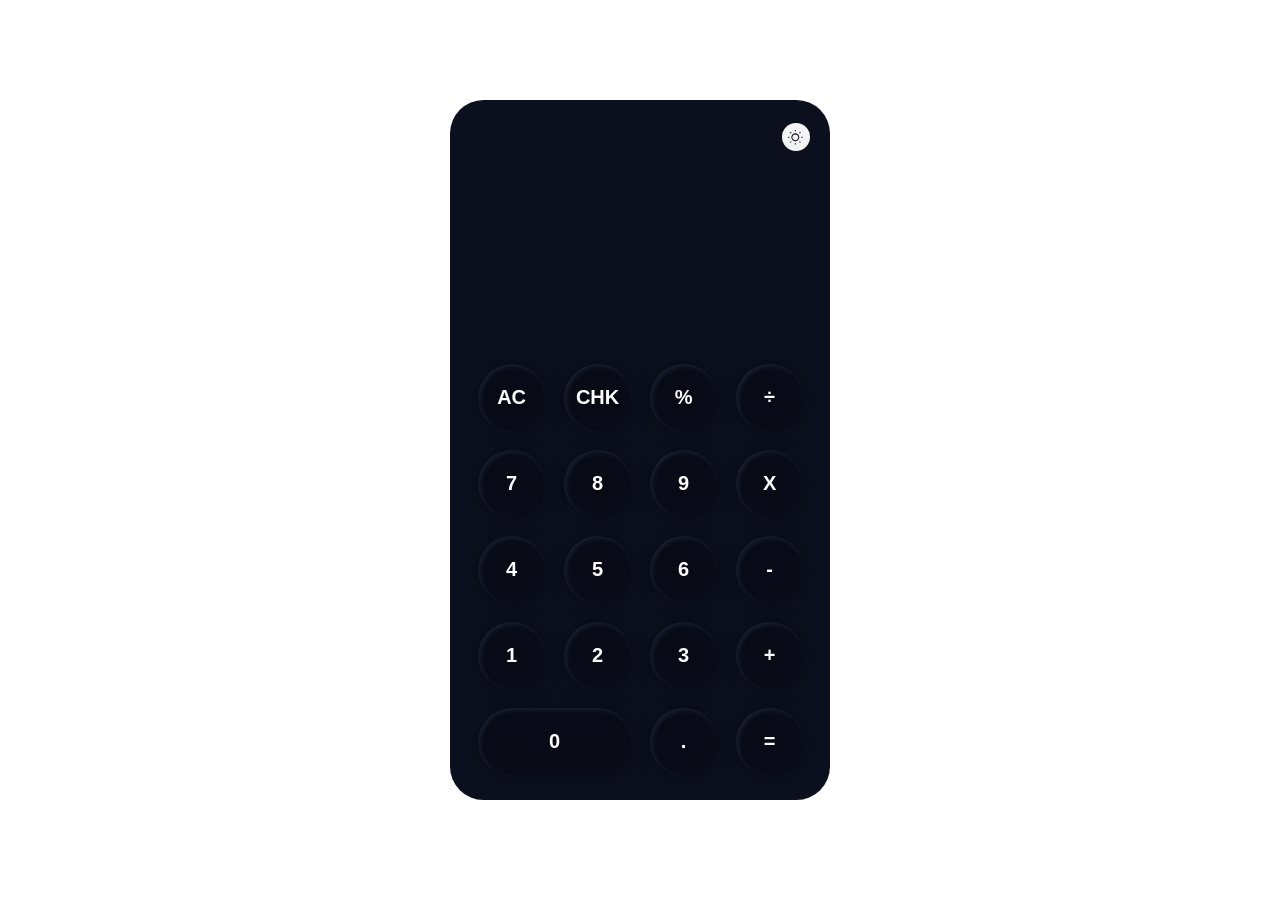
<file: Calculator/index.html>
<!DOCTYPE html>
<html lang="en">

<head>
    <meta charset="UTF-8">
    <meta name="viewport" content="width=device-width, initial-scale=1.0">
    <title>Simple Calculator Using HTML, CSS and JAVASCRIPT</title>
    <link rel="stylesheet" href="style.css">
</head>

<body>

    <div class="container">
        <div id="modebtn" class="light">
            <svg xmlns="http://www.w3.org/2000/svg" width="17" height="17" viewBox="0 0 17 17" fill="none">
                <path
                    d="M8.33332 0.868042C8.62097 0.868042 8.85415 1.10123 8.85415 1.38888V2.08332C8.85415 2.37097 8.62097 2.60415 8.33332 2.60415C8.04567 2.60415 7.81249 2.37097 7.81249 2.08332V1.38888C7.81249 1.10123 8.04567 0.868042 8.33332 0.868042Z"
                    fill="#0C101E" />
                <path fill-rule="evenodd" clip-rule="evenodd"
                    d="M4.34026 8.33332C4.34026 6.12802 6.12802 4.34026 8.33332 4.34026C10.5386 4.34026 12.3264 6.12802 12.3264 8.33332C12.3264 10.5386 10.5386 12.3264 8.33332 12.3264C6.12802 12.3264 4.34026 10.5386 4.34026 8.33332ZM8.33332 5.38193C6.70331 5.38193 5.38193 6.70331 5.38193 8.33332C5.38193 9.96333 6.70331 11.2847 8.33332 11.2847C9.96333 11.2847 11.2847 9.96333 11.2847 8.33332C11.2847 6.70331 9.96333 5.38193 8.33332 5.38193Z"
                    fill="#0C101E" />
                <path
                    d="M3.79115 3.05459C3.58775 2.85119 3.25798 2.85119 3.05458 3.05459C2.85118 3.25799 2.85118 3.58776 3.05458 3.79116L3.54563 4.2822C3.74903 4.4856 4.0788 4.4856 4.2822 4.2822C4.48559 4.0788 4.48559 3.74903 4.2822 3.54563L3.79115 3.05459Z"
                    fill="#0C101E" />
                <path
                    d="M15.7986 8.33332C15.7986 8.62097 15.5654 8.85415 15.2778 8.85415H14.5833C14.2957 8.85415 14.0625 8.62097 14.0625 8.33332C14.0625 8.04567 14.2957 7.81249 14.5833 7.81249H15.2778C15.5654 7.81249 15.7986 8.04567 15.7986 8.33332Z"
                    fill="#0C101E" />
                <path
                    d="M13.6121 3.79115C13.8154 3.58775 13.8154 3.25798 13.6121 3.05458C13.4087 2.85118 13.0789 2.85118 12.8755 3.05458L12.3844 3.54563C12.181 3.74903 12.181 4.0788 12.3844 4.2822C12.5878 4.48559 12.9176 4.48559 13.121 4.2822L13.6121 3.79115Z"
                    fill="#0C101E" />
                <path
                    d="M8.33332 14.0625C8.62097 14.0625 8.85415 14.2957 8.85415 14.5833V15.2778C8.85415 15.5654 8.62097 15.7986 8.33332 15.7986C8.04567 15.7986 7.81249 15.5654 7.81249 15.2778V14.5833C7.81249 14.2957 8.04567 14.0625 8.33332 14.0625Z"
                    fill="#0C101E" />
                <path
                    d="M13.1211 12.3844C12.9177 12.181 12.5879 12.181 12.3845 12.3844C12.1811 12.5878 12.1811 12.9176 12.3845 13.121L12.8755 13.6121C13.0789 13.8155 13.4087 13.8155 13.6121 13.6121C13.8155 13.4087 13.8155 13.0789 13.6121 12.8755L13.1211 12.3844Z"
                    fill="#0C101E" />
                <path
                    d="M2.60415 8.33332C2.60415 8.62097 2.37097 8.85415 2.08332 8.85415H1.38888C1.10123 8.85415 0.868042 8.62097 0.868042 8.33332C0.868042 8.04567 1.10123 7.81249 1.38888 7.81249H2.08332C2.37097 7.81249 2.60415 8.04567 2.60415 8.33332Z"
                    fill="#0C101E" />
                <path
                    d="M4.28215 13.121C4.48555 12.9176 4.48555 12.5878 4.28215 12.3844C4.07875 12.181 3.74898 12.181 3.54558 12.3844L3.05453 12.8755C2.85114 13.0789 2.85114 13.4087 3.05453 13.6121C3.25793 13.8155 3.58771 13.8155 3.7911 13.6121L4.28215 13.121Z"
                    fill="#0C101E" />
            </svg>
        </div>
        <div class="screen-box">
            <input id="screen" type="text">
        </div>
        <div class="btn-container">
            <button class="btn" id="AC">AC</button>
            <button class="btn" id="CHK">CHK</button>
            <button class="btn" id="%">%</button>
            <button class="btn" id="/">÷</button>
            <button class="btn" id="7">7</button>
            <button class="btn" id="8">8</button>
            <button class="btn" id="9">9</button>
            <button class="btn" id="X">X</button>
            <button class="btn" id="4">4</button>
            <button class="btn" id="5">5</button>
            <button class="btn" id="6">6</button>
            <button class="btn" id="-">-</button>
            <button class="btn" id="1">1</button>
            <button class="btn" id="2">2</button>
            <button class="btn" id="3">3</button>
            <button class="btn" id="+">+</button>
            <button class="btn" id="zero">0</button>
            <button class="btn" id=".">.</button>
            <button class="btn" id="=">=</button>
        </div>
    </div>
    <script src="app.js"></script>
</body>

</html>
</file>
<file: Calculator/style.css>
* {
    margin: 0;
    padding: 0;
    box-sizing: border-box;
    font-family: "Poppins", sans-serif;
}

:root {
    --bgcolor: #0C101E;
    --btncolor: #0c101e5b;
    --txtcolor: #fff;
    --box-shadow: 2px 2px 4px 0px #1B2031 inset;
    --filter: drop-shadow(2px 2px 8px #020305);
    --border: 1px solid transparent;
}

.light {
    --bgcolor: #F4F4F4;
    --btncolor: #f4f4f485;
    --txtcolor: #0C101E;
    --box-shadow: none;
    --filter: none;
    --border: 1px solid #0C101E;
}

body {
    width: 100%;
    height: 100vh;
    display: flex;
    justify-content: center;
    align-items: center;
}

.container {
    width: 23.75rem;
    height: 43.75rem;
    background-color: var(--bgcolor);
    border-radius: 2.1rem;
    padding: 1.4rem 1.6rem;
    display: flex;
    align-items: center;
    flex-direction: column;
    gap: 1.2rem;
    position: relative;
    border: var(--border);
}

#modebtn {
    width: 28px;
    height: 28px;
    border-radius: 50%;
    background-color: #F4F4F4;
    right: 1.2rem;
    cursor: pointer;
    position: absolute;
    display: flex;
    justify-content: center;
    align-items: center;
}

#modebtn.light-btn {
    background-color: #0C101E;
}

.screen-box {
    width: 100%;
    height: 35%;
    border-radius: 1.2rem 1.2rem 0 0;
}

#screen {
    width: 100%;
    height: 100%;
    outline: none;
    border: none;
    text-align: end;
    display: flex;
    background-color: var(--bgcolor);
    border-radius: 1.2rem 1.2rem 0 0;
    font-size: 2.7rem;
    color: var(--txtcolor);
    caret-color: var(--txtcolor);
    padding: 0.8rem;
    padding-top: 9rem;
    letter-spacing: 3px;
}

.btn-container {
    flex: 1;
    width: 100%;
    display: grid;
    grid-template-columns: repeat(4, 1fr);
    /* grid-template-rows: repeat(5, 1fr); */
    grid-gap: 1rem;
}

#zero {
    grid-column: span 2;
    border-radius: 50px;
    width: 9.75rem;
    height: 4.375rem;
}

button {
    border: none;
    outline: none;
    width: 4.375rem;
    height: 4.375rem;
    border-radius: 50%;
    background-color: var(--btncolor);
    color: var(--txtcolor);
    font-size: 20px;
    font-weight: 600;
    cursor: pointer;
    box-shadow: var(--box-shadow);
    filter: var(--filter);
    border: var(--border);
}
</file>
